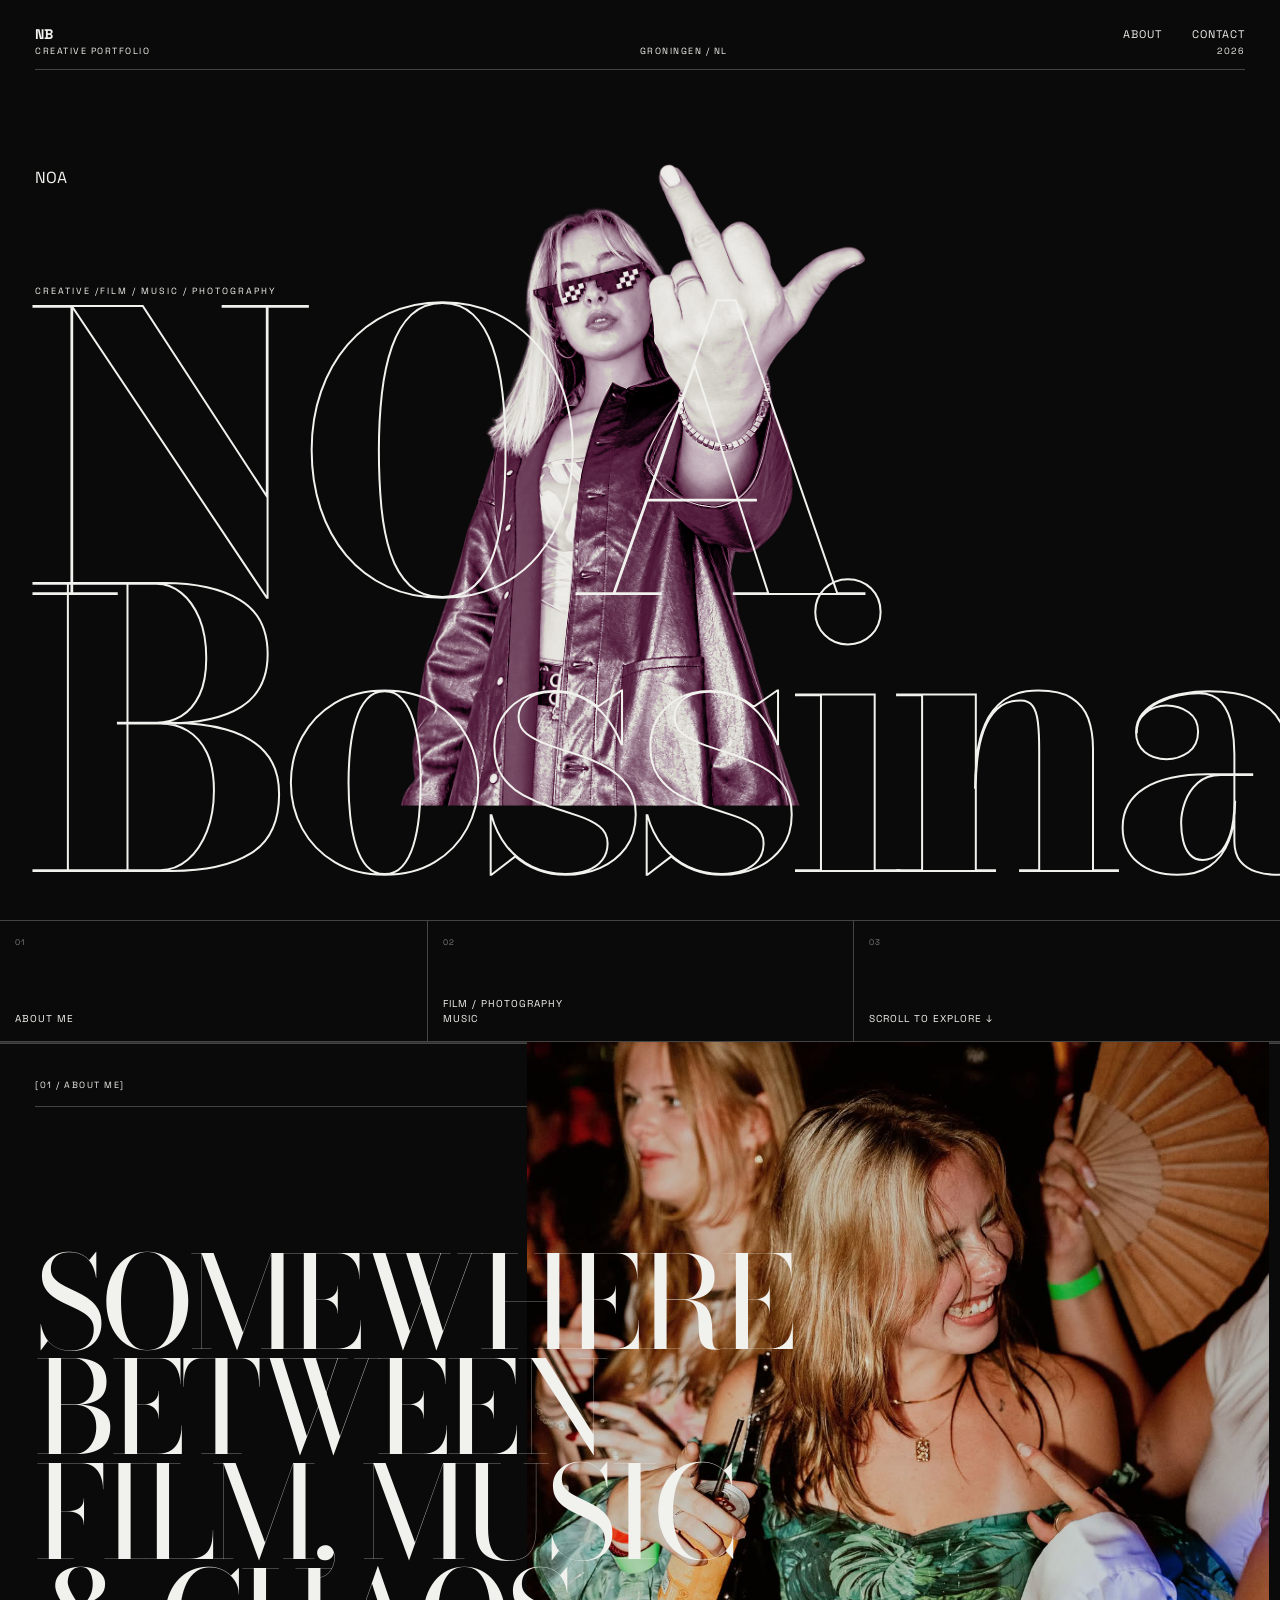
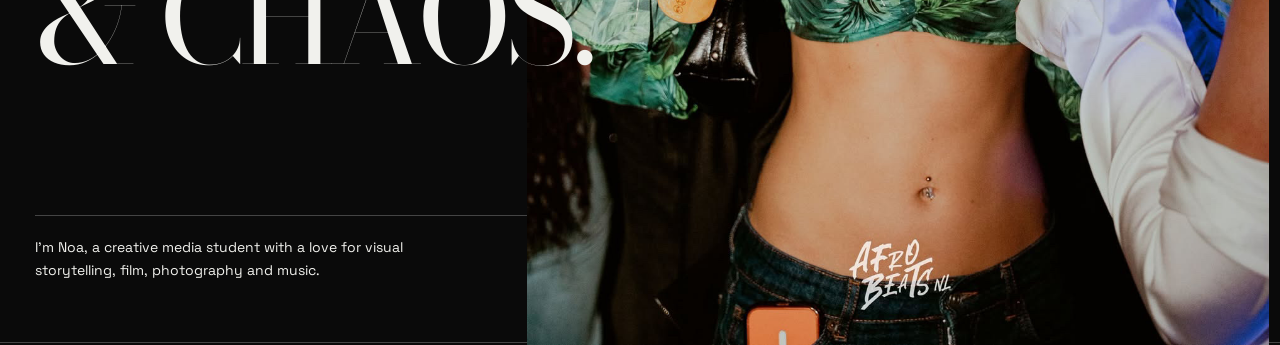
<file: index.html>
<!DOCTYPE html>
<!-- Geeft aan dat dit een HTML5-document is. -->
<html lang="en">
<!-- De taal van de website is Engels. -->

<head>
    <!-- In de head staat informatie voor de browser die niet direct op de pagina verschijnt. -->
    <meta charset="UTF-8">
    <!-- Zorgt dat bijzondere tekens goed worden weergegeven. -->
    <meta name="viewport" content="width=device-width, initial-scale=1.0">
    <!-- Zorgt voor een goede schaal op telefoons en andere schermformaten. -->
    <title>Noa - Creative Portfolio</title>
    <!-- Dit is de titel die je in het browsertabblad ziet. -->

    <!-- Bereidt de verbinding met Google Fonts voor, zodat lettertypen sneller kunnen laden. -->
    <link rel="preconnect" href="https://fonts.googleapis.com">
    <link rel="preconnect" href="https://fonts.gstatic.com" crossorigin>
    <!-- Laadt de lettertypen Bodoni Moda en Space Grotesk. -->
    <link
        href="https://fonts.googleapis.com/css2?family=Bodoni+Moda:opsz,wght@6..96,400;6..96,700&family=Space+Grotesk:wght@300;400;500;600;700&display=swap"
        rel="stylesheet">
    <!-- Koppelt het externe CSS-bestand voor de vormgeving aan deze HTML-pagina. -->
    <link rel="stylesheet" href="style.css">
</head>

<body>
    <!-- In de body staat alle inhoud die op de website te zien is. -->

    <!-- HEADER / HERO: het bovenste, eerste scherm van de homepage. -->
    <header class="hero">
        <!-- NAVIGATIE: het logo en de links naar andere onderdelen of pagina's. -->
        <nav class="navbar">
            <!-- Het logo is een link terug naar de homepage. -->
            <a href="index.html" class="logo">NB</a>

            <!-- Groep met navigatielinks. -->
            <div class="nav-links">
                <!-- #about verwijst naar het onderdeel met id="about" op deze pagina. -->
                <a href="#about">ABOUT</a>
                <!-- Opent de aparte contactpagina. -->
                <a href="contact.html">CONTACT</a>
            </div>
        </nav>

        <!-- HERO-INHOUD: alle teksten en afbeeldingen in het bovenste deel. -->
        <div class="hero-content">
            <!-- Kleine informatieteksten bovenaan de hero. -->
            <div class="hero-top-text">
                <p>CREATIVE PORTFOLIO</p>
                <p>GRONINGEN / NL</p>
                <p>2026</p>
            </div>
            <!-- Extra titeltekst die via de class hero-title in CSS kan worden vormgegeven. -->
            <div class="hero-title"> NOA </div>

            <!-- Klein label met mijn creatieve interessegebieden. -->
            <p class="hero-label">
                CREATIVE /FILM / MUSIC / PHOTOGRAPHY
            </p>

            <!-- PORTRET: drie lagen van dezelfde foto maken samen het glitch-effect. -->
            <div class="hero-portrait">
                <!-- Normale foto: de basislaag. -->
                <img src="noa-cutout.png" alt="Portrait of Noa" class="hero-image hero-image-main">
                <!-- Rode effectlaag: de kleur en beweging worden in CSS ingesteld. -->
                <img src="noa-cutout.png" alt="" class="hero-image hero-image-red">
                <!-- Cyaan/blauwe effectlaag: maakt het glitch-effect compleet. -->
                <img src="noa-cutout.png" alt="" class="hero-image hero-image-cyan">
            </div>

            <!-- H1: de belangrijkste kop van de homepage. -->
            <h1>NOA Bossina</h1>
        </div>

        <!-- ONDERSTE NAVIGATIEBLOKKEN: drie klikbare vakken onder de hero. -->
        <div class="hero-bottom">
            <!-- Vak 01: springt naar het About Me-gedeelte op dezelfde pagina. -->
            <a href="#about" class="bottom-column">
                <p class="bottom-number">01</p>
                <p>ABOUT ME</p>
            </a>

            <!-- Vak 02: gaat naar de aparte pagina met mijn interesses. -->
            <a href="interests.html" class="bottom-column">
                <p class="bottom-number">02</p>
                <p>
                    FILM / PHOTOGRAPHY<br>
                    MUSIC
                </p>
            </a>

            <!-- Vak 03: nodigt uit om verder naar beneden te scrollen. -->
            <a href="#about" class="bottom-column">
                <p class="bottom-number">03</p>
                <p>SCROLL TO EXPLORE ↓</p>
            </a>
        </div>
    </header>

    <!-- MAIN: de belangrijkste inhoud van de pagina, buiten de header. -->
    <main>
        <!-- ABOUT-SECTIE: persoonlijke introductie; id="about" is het doel van de #about-links. -->
        <section class="about" id="about">
            <!-- Bovenste rij met sectienummer, omschrijving en naam. -->
            <div class="about-header">
                <p>[01 / ABOUT ME]</p>
                <p>Personal introduction</p>
                <p>Noa Bossina</p>
            </div>

            <!-- Grote introductietitel met een foto eroverheen/erachter. -->
            <div class="about-title">
                <!-- H2: kop van de About-sectie. -->
                <h2>
                    SOMEWHERE BETWEEN<br>
                    FILM, MUSIC<br>
                    & CHAOS.
                </h2>
                <!-- Container waarmee de foto in CSS gepositioneerd wordt. -->
                <div class="about-photo-wrap">
                    <!-- Foto die bij de persoonlijke introductie hoort. -->
                    <img src="about-noa.JPG" alt="Portrait of Noa" class="about-photo">
                </div>
            </div>

            <!-- Twee tekstblokken met een korte introductie over mij. -->
            <div class="about-info">
                <!-- Eerste alinea: wie ik ben en wat ik leuk vind. -->
                <p class="about-intro">
                    I'm Noa, a creative media student with a love for
                    visual storytelling, film, photography and music.
                </p>

                <!-- Tweede alinea: mijn manier van creatief werken. -->
                <p class="about-extra">
                    I like experimenting with ideas that feel a little
                    unexpected, messy or different — whether that's
                    through a camera, a song or a design.
                </p>
            </div>
        </section>
    </main>
</body>

</html>
</file>
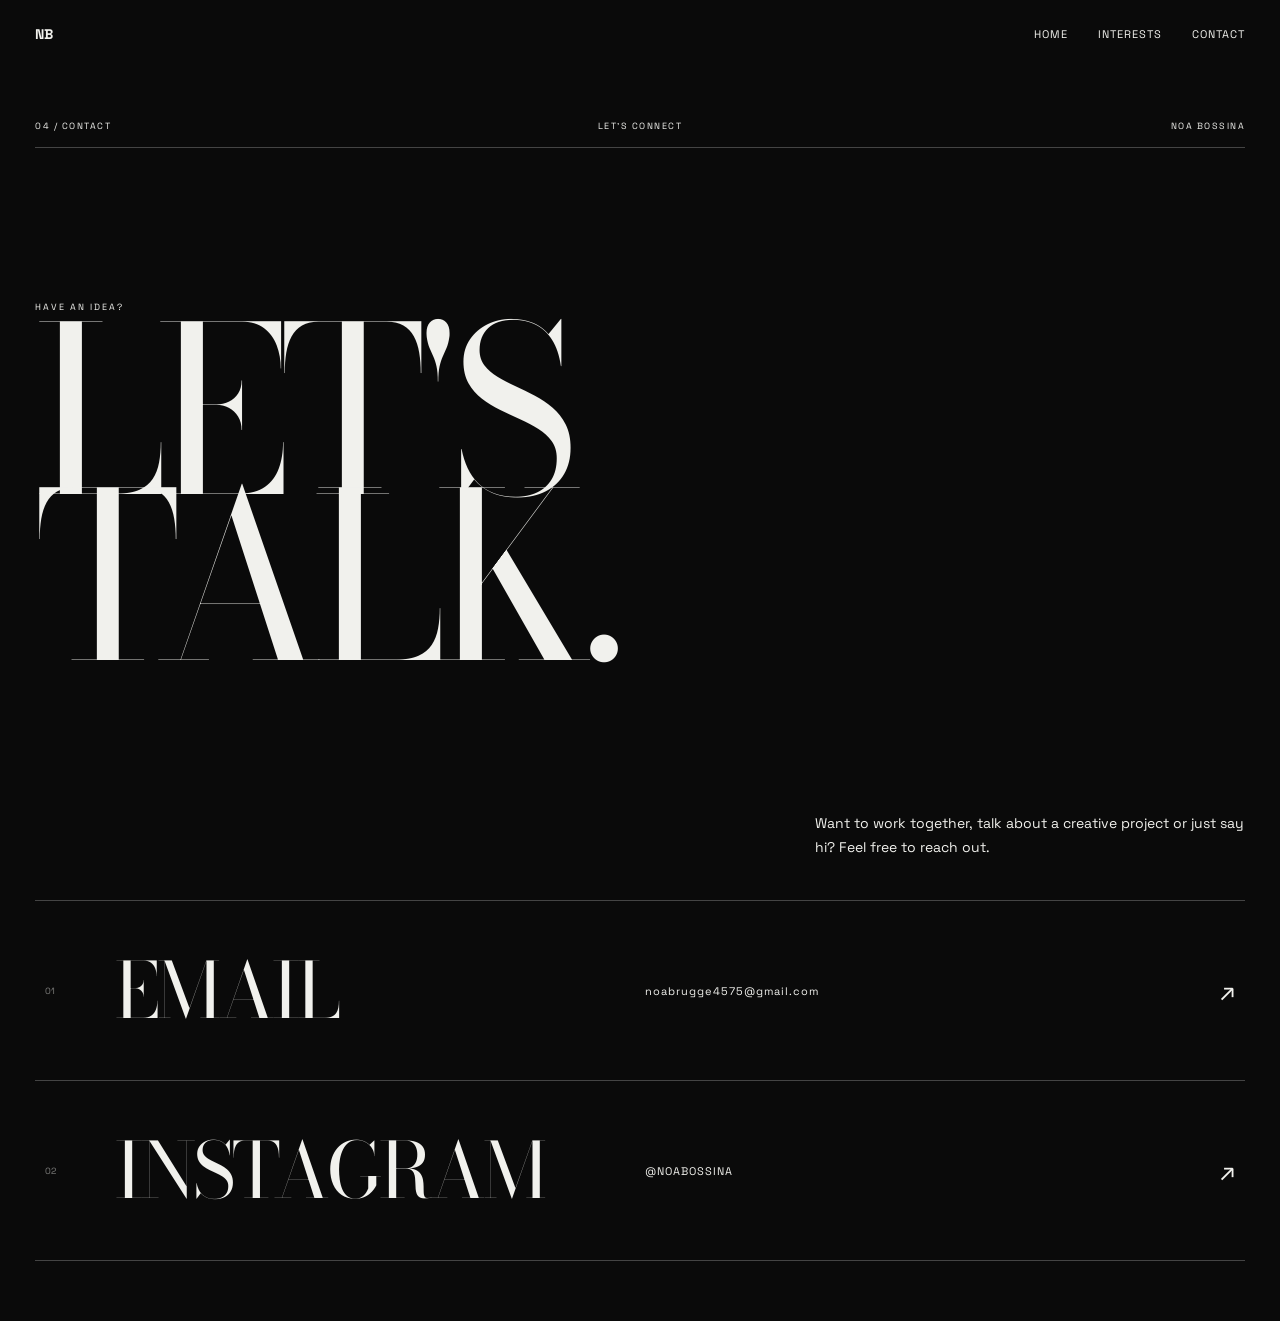
<file: contact.html>
<!DOCTYPE html>
<html lang="en">

<head>
    <meta charset="UTF-8">
    <meta name="viewport" content="width=device-width, initial-scale=1.0">

    <title>Noa — Contact</title>

    <link rel="preconnect" href="https://fonts.googleapis.com">
    <link rel="preconnect" href="https://fonts.gstatic.com" crossorigin>

    <link href="https://fonts.googleapis.com/css2?family=Bodoni+Moda:wght@400;700&family=Space+Grotesk:wght@300;400;500;600;700&display=swap" rel="stylesheet">

    <link rel="stylesheet" href="style.css">
</head>

<body>

    <nav class="navbar">

        <a href="index.html" class="logo">NB</a>

        <div class="nav-links">
            <a href="index.html">HOME</a>
            <a href="interests.html">INTERESTS</a>
            <a href="contact.html">CONTACT</a>
        </div>

    </nav>


    <main class="contact-page">

        <section class="contact-hero">

            <div class="contact-top">
                <p>04 / CONTACT</p>
                <p>LET'S CONNECT</p>
                <p>NOA BOSSINA</p>
            </div>


            <div class="contact-title">

                <p class="contact-small">
                    HAVE AN IDEA?
                </p>

                <h1>
                    LET'S<br>
                    TALK.
                </h1>

            </div>


            <div class="contact-intro">

                <p>
                    Want to work together, talk about a creative project
                    or just say hi? Feel free to reach out.
                </p>

            </div>

        </section>


        <section class="contact-links">

            <a href="mailto:noabrugge4575@gmail.com" class="contact-link">
                <span>01</span>
                <h2>EMAIL</h2>
                <p>noabrugge4575@gmail.com</p>
                <span class="contact-arrow">↗</span>
            </a>


            <a href="https://www.instagram.com/noabossina/"
               target="_blank"
               class="contact-link">

                <span>02</span>
                <h2>INSTAGRAM</h2>
                <p>@NOABOSSINA</p>
                <span class="contact-arrow">↗</span>

            </a>

        </section>

    </main>

</body>

</html>
</file>
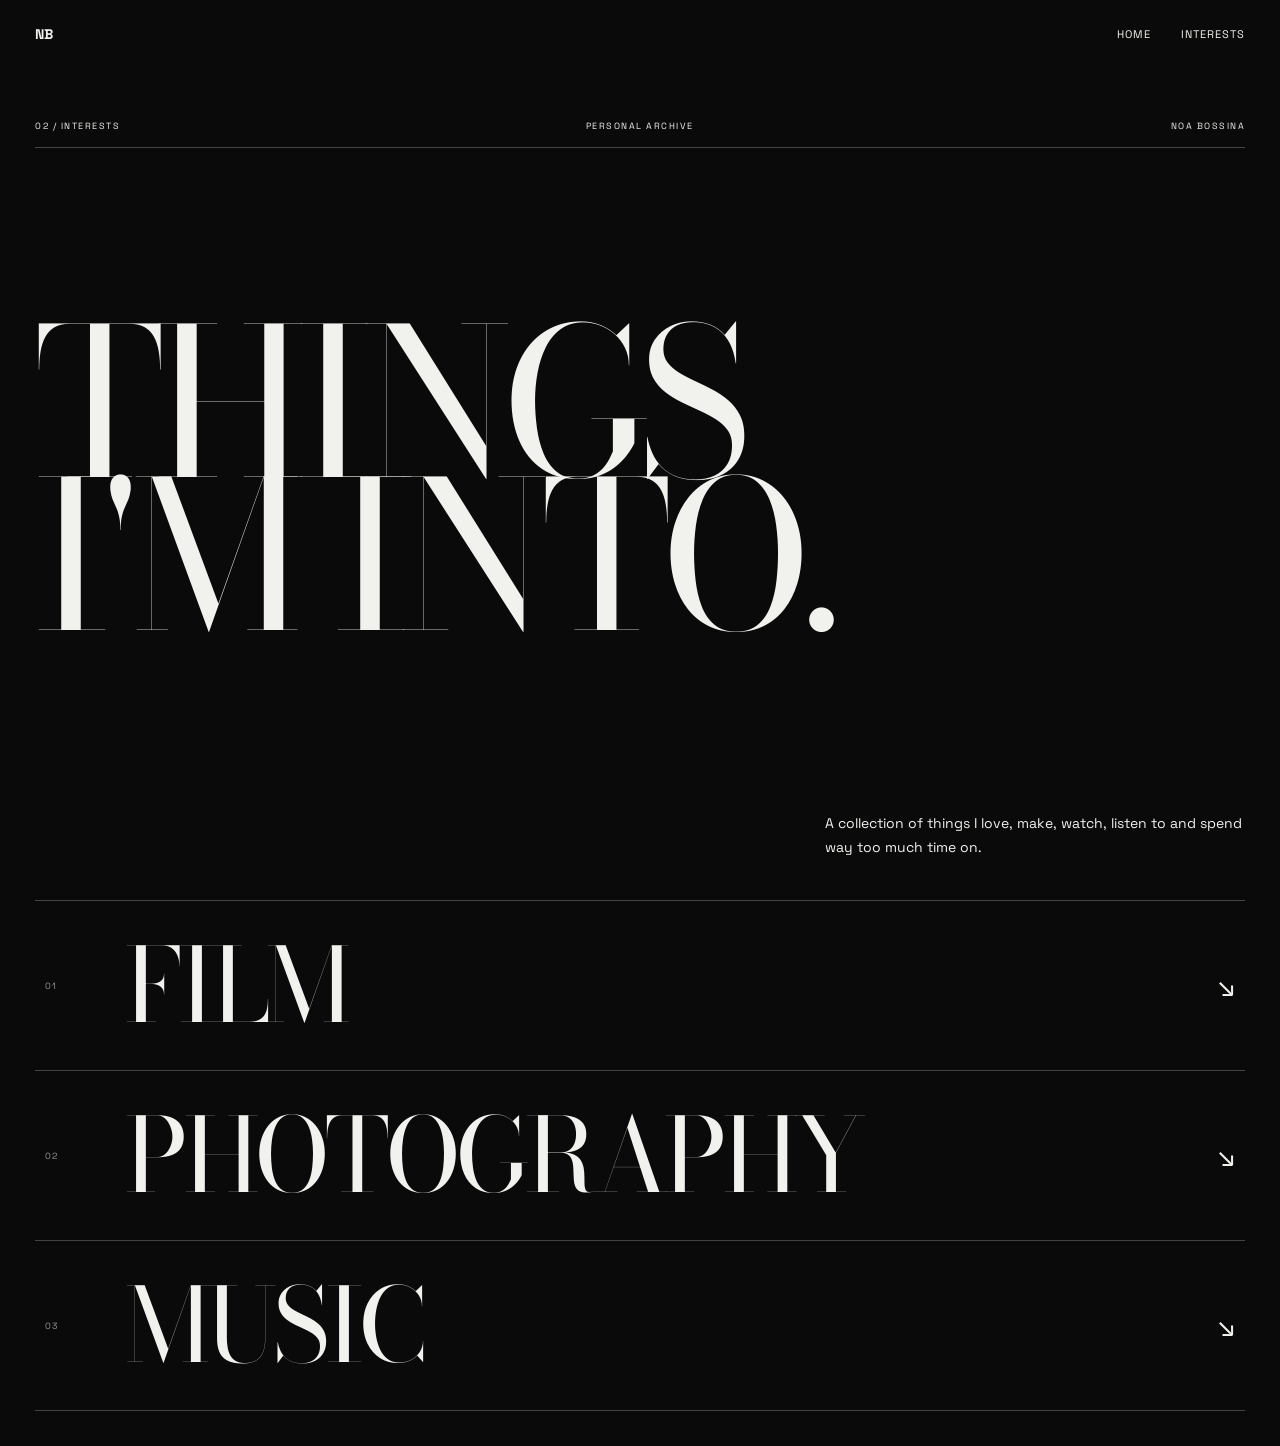
<file: interests.html>
<!DOCTYPE html>
<html lang="en">

<head>
    <meta charset="UTF-8">
    <meta name="viewport" content="width=device-width, initial-scale=1.0">

    <title>Noa — Interests</title>

    <link rel="preconnect" href="https://fonts.googleapis.com">
    <link rel="preconnect" href="https://fonts.gstatic.com" crossorigin>

    <link href="https://fonts.googleapis.com/css2?family=Bodoni+Moda:wght@400;700&family=Space+Grotesk:wght@300;400;500;600;700&display=swap" rel="stylesheet">

    <link rel="stylesheet" href="style.css">
</head>

<body>

    <nav class="navbar">

        <a href="index.html" class="logo">NB</a>

        <div class="nav-links">
            <a href="index.html">HOME</a>
            <a href="interests.html">INTERESTS</a>
        </div>

    </nav>


    <main class="interests-page">

        <section class="interests-hero">

            <div class="interests-top">
                <p>02 / INTERESTS</p>
                <p>PERSONAL ARCHIVE</p>
                <p>NOA BOSSINA</p>
            </div>

            <h1>
                THINGS<br>
                I'M INTO.
            </h1>

            <p class="interests-intro-text">
                A collection of things I love, make,
                watch, listen to and spend way too much time on.
            </p>

        </section>


        <section class="interest-list">

            <a href="film.html" class="interest-card">
                <span class="interest-number">01</span>
                <h2>FILM</h2>
                <span class="interest-arrow">↘</span>
            </a>


            <a href="photography.html" class="interest-card">
                <span class="interest-number">02</span>
                <h2>PHOTOGRAPHY</h2>
                <span class="interest-arrow">↘</span>
            </a>


            <a href="music.html" class="interest-card">
                <span class="interest-number">03</span>
                <h2>MUSIC</h2>
                <span class="interest-arrow">↘</span>
            </a>
    

        </section>

    </main>

</body>

</html>
</file>
<file: style.css>
/* Cleaned stylesheet — original design and effects preserved */

/* BASISINSTELLING: haalt standaardmarges en -padding weg; border-box maakt afmetingen makkelijker te berekenen. */
* {
    margin: 0;
    padding: 0;
    box-sizing: border-box;
}

/* PAGINA: smooth scroll zorgt dat ankerlinks, zoals #about, rustig naar de sectie bewegen. */
html {
    scroll-behavior: smooth;
}

/* ALGEMENE STIJL: bepaalt achtergrondkleur, standaardtekstkleur en lettertype voor de hele website. */
body {
    background-color: #0a0a0a;
    color: #f1f1ed;
    font-family: "Space Grotesk", sans-serif;
}

/* Stijlen voor navigatiebalk. Dit onderdeel: plaatst dit onderdeel precies ten opzichte van zijn positioneringscontext; maakt dit onderdeel een referentiepunt voor absoluut geplaatste elementen. */
.navbar {
    position: absolute;
    top: 0;
    left: 0;
    width: 100%;
    display: flex;
    justify-content: space-between;
    align-items: center;
    padding: 25px 35px;
    z-index: 10;
}

/* Stijlen voor logo. Dit onderdeel: stelt de tekstkleur in; bepaalt de tekstgrootte. */
.logo {
    color: #f1f1ed;
    text-decoration: none;
    font-size: 14px;
    font-weight: bold;
}

/* Stijlen voor navigatielinks. Dit onderdeel: zet de inhoud in een flexibele rij of kolom. */
.nav-links {
    display: flex;
    gap: 30px;
}

/* Stijlen voor navigatielinks. Dit onderdeel: stelt de tekstkleur in; bepaalt de tekstgrootte. */
.nav-links a {
    color: #f1f1ed;
    text-decoration: none;
    font-size: 11px;
    letter-spacing: 1px;
}

/* Stijlen voor grote openingssectie. Dit onderdeel: bepaalt de minimale hoogte; zet de inhoud in een flexibele rij of kolom. */
.hero {
    min-height: 100vh;
    display: flex;
    flex-direction: column;
    border-bottom: 1px solid #333;
}

/* Stijlen voor inhoud van de openingssectie. Dit onderdeel: zet de inhoud in een flexibele rij of kolom; bepaalt de minimale hoogte. */
.hero-content {
    display: flex;
    flex-direction: column;
    min-height: 100vh;
    justify-content: space-between;
    padding: 0 35px 30px;
}

/* Stijlen voor grote openingssectie. Dit onderdeel: kiest het lettertype; bepaalt de tekstgrootte. */
.hero h1 {
    font-family: "Bodoni Moda", serif;
    font-size: clamp(140px, 30vw, 500px);
    font-weight: 700;
    line-height: 0.72;
    letter-spacing: -18px;
    margin-left: -8px;
    color: transparent;
    -webkit-text-stroke: 2px #f1f1ed;
    transition: 0.4s ease;
}

/* Hover-effect voor grote openingssectie: verandert de vormgeving wanneer je er met de muis overheen gaat. */
.hero h1:hover {
    color: #f1f1ed;
    transform: skewX(-5deg);
    letter-spacing: -10px;
}

/* Stijlen voor onderste navigatievakken van de homepage. Dit onderdeel: bepaalt de tekstgrootte. */
.hero-bottom {
    justify-content: space-between;
    align-items: flex-end;
    font-size: 12px;
    line-height: 1.5;
}

/* Stijlen voor Over mij-sectie. Dit onderdeel: plaatst dit onderdeel precies ten opzichte van zijn positioneringscontext; maakt dit onderdeel een referentiepunt voor absoluut geplaatste elementen. */
.about {
    position: relative;
}

/* Stijlen voor section number. Dit onderdeel: bepaalt de tekstgrootte. */
.section-number {
    font-size: 10px;
    margin-bottom: 100px;
}

/* Stijlen voor Over mij-sectie. Dit onderdeel: bepaalt de tekstgrootte; past de afstand tussen letters aan. */
.about h2 {
    font-size: clamp(45px, 8vw, 120px);
    max-width: 1200px;
    line-height: 0.9;
    letter-spacing: -4px;
}

/* Stijlen voor about text. Dit onderdeel: bepaalt de tekstgrootte. */
.about-text {
    max-width: 400px;
    margin-top: 80px;
    margin-left: auto;
    font-size: 14px;
    line-height: 1.6;
}

/* Stijlen voor kleine tekst bovenaan de homepage. Dit onderdeel: zet de inhoud in een flexibele rij of kolom; bepaalt de tekstgrootte. */
.hero-top-text {
    display: flex;
    justify-content: space-between;
    margin-top: 25px;
    padding-top: 20px;
    padding-bottom: 12px;
    border-bottom: 1px solid #444;
    font-size: 9px;
    letter-spacing: 1.5px;
}

/* Stijlen voor titelgebied van de homepage. */
.hero-title {
    margin-top: auto;
    margin-bottom: auto;
}

/* Stijlen voor klein label bij de hoofdtitel. Dit onderdeel: bepaalt de tekstgrootte; past de afstand tussen letters aan. */
.hero-label {
    font-size: 9px;
    letter-spacing: 2px;
    margin-bottom: 20px;
}

/* Stijlen voor onderste navigatievakken van de homepage. */
.hero-bottom {
    margin-top: 20px;
}

/* Stijlen voor klikbaar vak onderaan de hero. Dit onderdeel: bepaalt de minimale hoogte; bepaalt de tekstgrootte. */
.bottom-column {
    min-height: 110px;
    padding: 15px;
    font-size: 10px;
    line-height: 1.5;
    letter-spacing: 1px;
    display: flex;
    flex-direction: column;
    justify-content: space-between;
}

/* Richt zich op klikbaar vak onderaan de hero dat direct volgt op een vergelijkbaar element; handig voor scheidingslijnen. */
.bottom-column+.bottom-column {
    border-left: 1px solid #444;
}

/* Stijlen voor volgnummer van het vak. Dit onderdeel: bepaalt de tekstgrootte; regelt transparantie. */
.bottom-number {
    font-size: 8px;
    opacity: 0.5;
}

/* Stijlen voor bottom right. */
.bottom-right {
    text-align: right;
}

/* Stijlen voor hero description. */
.hero-description {
    text-align: center;
}

/* Stijlen voor scroll link. Dit onderdeel: stelt de tekstkleur in; bepaalt de tekstgrootte. */
.scroll-link {
    color: #f1f1ed;
    text-decoration: none;
    text-align: right;
    font-size: 9px;
    letter-spacing: 1px;
}

.hero-label,
.hero-code,
.hero-top-text,
/* Stijlen voor onderste navigatievakken van de homepage. Dit onderdeel: regelt transparantie; start een animatie. */
.hero-bottom {
    opacity: 0;
    animation: fadeIn 1s ease forwards;
}

/* Stijlen voor titelgebied van de homepage. Dit onderdeel: regelt transparantie; start een animatie. */
.hero-title {
    opacity: 0;
    animation: titleIn 1.2s ease 0.2s forwards;
}

/* Stijlen voor onderste navigatievakken van de homepage. */
.hero-bottom {
    animation-delay: 0.7s;
}

/* Stijlen voor kleine tekst bovenaan de homepage. */
.hero-top-text {
    animation-delay: 0.1s;
}

/* Stijlen voor klein label bij de hoofdtitel. */
.hero-label {
    animation-delay: 0.4s;
}

/* Stijlen voor extra code/label in de hero. */
.hero-code {
    animation-delay: 0.6s;
}

/* ANIMATIE fadeIn: Laat tekst geleidelijk verschijnen en iets omhoog bewegen. */
@keyframes fadeIn {
    from {
        opacity: 0;
        transform: translateY(15px);
    }

    to {
        opacity: 1;
        transform: translateY(0);
    }
}

/* ANIMATIE titleIn: Laat de hoofdtitel binnenkomen met een beweging en veranderende letterafstand. */
@keyframes titleIn {
    from {
        opacity: 0;
        transform: translateY(60px);
        letter-spacing: 10px;
    }

    to {
        opacity: 1;
        transform: translateY(0);
    }
}

/* Stijlen voor titelgebied van de homepage. Dit onderdeel: plaatst dit onderdeel precies ten opzichte van zijn positioneringscontext; maakt dit onderdeel een referentiepunt voor absoluut geplaatste elementen. */
.hero-title {
    position: relative;
    z-index: 1;
}

/* Stijlen voor portretlagen in de hero. Dit onderdeel: bepaalt welk element voor of achter andere elementen staat. */
.hero-portrait {
    width: 100%;
    height: 100%;
    z-index: 1;
    pointer-events: none;
}

/* Stijlen voor portretafbeelding. Dit onderdeel: plaatst dit onderdeel precies ten opzichte van zijn positioneringscontext; maakt dit onderdeel een referentiepunt voor absoluut geplaatste elementen. */
.hero-image {
    position: absolute;
    left: 50%;
    top: 50%;
    transform: translate(-50%, -50%);
    height: 75vh;
    width: auto;
}

/* Stijlen voor originele portretlaag. Dit onderdeel: regelt transparantie. */
.hero-image-main {
    opacity: 0.9;
}

/* Stijlen voor rode glitch-laag. Dit onderdeel: regelt transparantie; start een animatie. */
.hero-image-red {
    opacity: 0.25;
    filter: sepia(1) saturate(10000%) hue-rotate(-40deg);
    mix-blend-mode: screen;
    animation: glitchRed 1.2s infinite steps(2, end);
}

/* Stijlen voor blauwe glitch-laag. Dit onderdeel: regelt transparantie; start een animatie. */
.hero-image-cyan {
    opacity: 0.25;
    filter: hue-rotate(180deg) saturate(8);
    mix-blend-mode: screen;
    animation: glitchCyan 1.2s infinite steps(2, end);
}

.hero h1,
.hero-label,
/* Stijlen voor extra code/label in de hero. Dit onderdeel: plaatst dit onderdeel precies ten opzichte van zijn positioneringscontext; maakt dit onderdeel een referentiepunt voor absoluut geplaatste elementen. */
.hero-code {
    position: relative;
    z-index: 2;
}

/* ANIMATIE glitchRed: Verplaatst en knipt de rode afbeeldingslaag voor het glitch-effect. */
@keyframes glitchRed {
    0% {
        transform: translate(-50%, -50%);
        clip-path: inset(0 0 0 0);
    }

    20% {
        transform: translate(calc(-50% - 6px), calc(-50% + 2px));
        clip-path: inset(8% 0 72% 0);
    }

    40% {
        transform: translate(calc(-50% + 4px), calc(-50% - 2px));
        clip-path: inset(40% 0 35% 0);
    }

    60% {
        transform: translate(calc(-50% - 3px), calc(-50% + 4px));
        clip-path: inset(70% 0 10% 0);
    }

    80% {
        transform: translate(calc(-50% + 5px), calc(-50% - 1px));
        clip-path: inset(18% 0 58% 0);
    }

    100% {
        transform: translate(-50%, -50%);
        clip-path: inset(0 0 0 0);
    }
}

/* ANIMATIE glitchCyan: Verplaatst en knipt de cyaanblauwe afbeeldingslaag voor het glitch-effect. */
@keyframes glitchCyan {
    0% {
        transform: translate(-50%, -50%);
        clip-path: inset(0 0 0 0);
    }

    20% {
        transform: translate(calc(-50% + 6px), calc(-50% - 2px));
        clip-path: inset(12% 0 65% 0);
    }

    40% {
        transform: translate(calc(-50% - 4px), calc(-50% + 3px));
        clip-path: inset(48% 0 28% 0);
    }

    60% {
        transform: translate(calc(-50% + 3px), calc(-50% - 4px));
        clip-path: inset(75% 0 8% 0);
    }

    80% {
        transform: translate(calc(-50% - 5px), calc(-50% + 1px));
        clip-path: inset(22% 0 52% 0);
    }

    100% {
        transform: translate(-50%, -50%);
        clip-path: inset(0 0 0 0);
    }
}

/* Stijlen voor Over mij-sectie. Dit onderdeel: bepaalt de minimale hoogte; zet de inhoud in een flexibele rij of kolom. */
.about {
    min-height: 100vh;
    padding: 35px;
    border-top: 1px solid #444;
    border-bottom: 1px solid #444;
    display: flex;
    flex-direction: column;
    justify-content: space-between;
}

/* Stijlen voor bovenste informatiebalk van Over mij. Dit onderdeel: maakt een raster voor een nette indeling; verdeelt het raster in kolommen. */
.about-header {
    display: grid;
    grid-template-columns: 1fr 1fr 1fr;
    padding-bottom: 15px;
    border-bottom: 1px solid #444;
    font-size: 9px;
    letter-spacing: 1.5px;
}

/* Richt zich alleen op het tweede element binnen bovenste informatiebalk van Over mij, bijvoorbeeld om tekst te centreren. */
.about-header p:nth-child(2) {
    text-align: center;
}

/* Richt zich alleen op het derde element binnen bovenste informatiebalk van Over mij, bijvoorbeeld om tekst rechts uit te lijnen. */
.about-header p:nth-child(3) {
    text-align: right;
}

/* Stijlen voor grote titel van Over mij. */
.about-title {
    margin-top: 100px;
    margin-bottom: 100px;
}

/* Stijlen voor grote titel van Over mij. Dit onderdeel: kiest het lettertype; bepaalt de tekstgrootte. */
.about-title h2 {
    font-family: "Bodoni Moda", serif;
    font-size: clamp(60px, 10vw, 160px);
    font-weight: 400;
    line-height: 0.82;
    letter-spacing: -5px;
    max-width: 1100px;
}

/* Stijlen voor tekstkolommen van Over mij. Dit onderdeel: maakt een raster voor een nette indeling; verdeelt het raster in kolommen. */
.about-info {
    display: grid;
    grid-template-columns: 1fr 1fr;
    gap: 80px;
    padding-top: 20px;
    border-top: 1px solid #444;
}

.about-intro,
/* Stijlen voor extra introductietekst. Dit onderdeel: bepaalt de tekstgrootte. */
.about-extra {
    max-width: 420px;
    font-size: 14px;
    line-height: 1.7;
}

/* Stijlen voor extra introductietekst. */
.about-extra {
    margin-left: auto;
}

/* Stijlen voor klikbaar vak onderaan de hero. Dit onderdeel: maakt een verandering vloeiend. */
.bottom-column {
    cursor: pointer;
    transition: background-color 0.3s ease,
        color 0.3s ease,
        padding 0.3s ease;
}

/* Hover-effect voor klikbaar vak onderaan de hero: verandert de vormgeving wanneer je er met de muis overheen gaat. */
.bottom-column:hover {
    background-color: #f1f1ed;
    color: #0a0a0a;
    padding-left: 25px;
}

/* Stijlen voor onderste navigatievakken van de homepage. Dit onderdeel: maakt een raster voor een nette indeling; verdeelt het raster in kolommen. */
.hero-bottom {
    display: grid;
    grid-template-columns: 1fr 1fr 1fr;
    border-top: 1px solid #444;
    border-bottom: 1px solid #444;
    position: relative;
    z-index: 5;
    background-color: #0a0a0a;
}

/* Stijlen voor klikbaar vak onderaan de hero. Dit onderdeel: bepaalt de minimale hoogte; stelt de tekstkleur in. */
a.bottom-column {
    min-height: 120px;
    padding: 15px;
    color: #f1f1ed;
    text-decoration: none;
    font-size: 10px;
    line-height: 1.5;
    letter-spacing: 1px;
    display: flex;
    flex-direction: column;
    justify-content: space-between;
    transition: 0.3s ease;
}

/* Richt zich op klikbaar vak onderaan de hero dat direct volgt op een vergelijkbaar element; handig voor scheidingslijnen. */
a.bottom-column+a.bottom-column {
    border-left: 1px solid #444;
}

/* Hover-effect voor klikbaar vak onderaan de hero: verandert de vormgeving wanneer je er met de muis overheen gaat. */
a.bottom-column:hover {
    background-color: #f1f1ed;
    color: #0a0a0a;
    padding-left: 25px;
}

/* Stijlen voor portretlagen in de hero. Dit onderdeel: plaatst dit onderdeel precies ten opzichte van zijn positioneringscontext; maakt dit onderdeel een referentiepunt voor absoluut geplaatste elementen. */
.hero-portrait {
    position: absolute;
    left: 50%;
    top: 52%;
    transform: translate(-50%, -50%);
}

/* Stijlen voor interests header. Dit onderdeel: bepaalt de minimale hoogte. */
.interests-header {
    min-height: 100vh;
    padding: 120px 35px 35px;
}

/* Stijlen voor interests intro. Dit onderdeel: bepaalt de minimale hoogte; zet de inhoud in een flexibele rij of kolom. */
.interests-intro {
    min-height: calc(100vh -155px);
    display: flex;
    flex-direction: column;
    justify-content: center;
}

/* Stijlen voor page number. Dit onderdeel: bepaalt de tekstgrootte; past de afstand tussen letters aan. */
.page-number {
    font-size: 10px;
    letter-spacing: 2px;
    margin-bottom: 30px;
}

/* Stijlen voor interests intro. Dit onderdeel: kiest het lettertype; bepaalt de tekstgrootte. */
.interests-intro h1 {
    font-family: "Bodoni Moda", serif;
    font-size: clamp(80px, 15vw, 220px);
    font-weight: 400;
    line-height: 0.78;
    letter-spacing: -8px;
}

/* Stijlen voor interests description. Dit onderdeel: bepaalt de tekstgrootte. */
.interests-description {
    max-width: 400px;
    margin-top: 50px;
    margin-left: auto;
    font-size: 14px;
    line-height: 1.7;
}

/* Stijlen voor pagina met interesses. */
.interests-page {
    padding: 0 35px 35px;
}

/* Stijlen voor openingsgedeelte van interesses. Dit onderdeel: bepaalt de minimale hoogte; zet de inhoud in een flexibele rij of kolom. */
.interests-hero {
    min-height: 100vh;
    padding-top: 120px;
    display: flex;
    flex-direction: column;
    justify-content: space-between;
}

/* Stijlen voor interests top. Dit onderdeel: maakt een raster voor een nette indeling; verdeelt het raster in kolommen. */
.interests-top {
    display: grid;
    grid-template-columns: 1fr 1fr 1fr;
    padding-bottom: 15px;
    border-bottom: 1px solid #444;
    font-size: 9px;
    letter-spacing: 1.5px;
}

/* Richt zich alleen op het tweede element binnen interests top, bijvoorbeeld om tekst te centreren. */
.interests-top p:nth-child(2) {
    text-align: center;
}

/* Richt zich alleen op het derde element binnen interests top, bijvoorbeeld om tekst rechts uit te lijnen. */
.interests-top p:nth-child(3) {
    text-align: right;
}

/* Stijlen voor openingsgedeelte van interesses. Dit onderdeel: kiest het lettertype; bepaalt de tekstgrootte. */
.interests-hero h1 {
    font-family: "Bodoni Moda", serif;
    font-size: clamp(90px, 16vw, 250px);
    font-weight: 400;
    line-height: 0.75;
    letter-spacing: -9px;
}

/* Stijlen voor interests intro text. Dit onderdeel: bepaalt de tekstgrootte. */
.interests-intro-text {
    max-width: 420px;
    margin-left: auto;
    margin-bottom: 40px;
    font-size: 14px;
    line-height: 1.7;
}

/* Stijlen voor lijst met interessekaarten. */
.interest-list {
    border-top: 1px solid #444;
}

/* Stijlen voor klikbare interessekaart. Dit onderdeel: bepaalt de minimale hoogte; maakt een raster voor een nette indeling. */
.interest-card {
    min-height: 170px;
    padding: 20px 10px;
    border-bottom: 1px solid #444;
    display: grid;
    grid-template-columns: 80px 1fr 80px;
    align-items: center;
    color: #f1f1ed;
    text-decoration: none;
    position: relative;
    overflow: hidden;
    transition: 0.35s ease;
}

/* Stijlen voor nummer naast interesse. Dit onderdeel: bepaalt de tekstgrootte; past de afstand tussen letters aan. */
.interest-number {
    font-size: 9px;
    letter-spacing: 1px;
    opacity: 0.6;
}

/* Stijlen voor klikbare interessekaart. Dit onderdeel: kiest het lettertype; bepaalt de tekstgrootte. */
.interest-card h2 {
    font-family: "Bodoni Moda", serif;
    font-size: clamp(50px, 8vw, 130px);
    font-weight: 400;
    line-height: 0.9;
    letter-spacing: -4px;
    transition: 0.35s ease;
}

/* Stijlen voor pijl van een interessekaart. Dit onderdeel: bepaalt de tekstgrootte; maakt een verandering vloeiend. */
.interest-arrow {
    text-align: right;
    font-size: 28px;
    transition: 0.35s ease;
}

/* Hover-effect voor klikbare interessekaart: verandert de vormgeving wanneer je er met de muis overheen gaat. */
.interest-card:hover {
    background-color: #f1f1ed;
    color: #0a0a0a;
}

/* Hover-effect voor klikbare interessekaart: verandert de vormgeving wanneer je er met de muis overheen gaat. */
.interest-card:hover h2 {
    transform: translateX(25px);
}

/* Hover-effect voor klikbare interessekaart: verandert de vormgeving wanneer je er met de muis overheen gaat. */
.interest-card:hover .interest-arrow {
    transform: translate(8px, 8px);
}

/* Stijlen voor filmpagina. */
.film-page {
    padding: 0 35px 60px;
}

/* Stijlen voor openingsgedeelte van de filmpagina. Dit onderdeel: bepaalt de minimale hoogte; zet de inhoud in een flexibele rij of kolom. */
.film-hero {
    min-height: 100vh;
    padding-top: 120px;
    display: flex;
    flex-direction: column;
    justify-content: space-between;
}

/* Stijlen voor film top. Dit onderdeel: maakt een raster voor een nette indeling; verdeelt het raster in kolommen. */
.film-top {
    display: grid;
    grid-template-columns: 1fr 1fr 1fr;
    padding-bottom: 15px;
    border-bottom: 1px solid #444;
    font-size: 9px;
    letter-spacing: 1.5px;
}

/* Richt zich alleen op het tweede element binnen film top, bijvoorbeeld om tekst te centreren. */
.film-top p:nth-child(2) {
    text-align: center;
}

/* Richt zich alleen op het derde element binnen film top, bijvoorbeeld om tekst rechts uit te lijnen. */
.film-top p:nth-child(3) {
    text-align: right;
}

/* Stijlen voor openingsgedeelte van de filmpagina. Dit onderdeel: kiest het lettertype; bepaalt de tekstgrootte. */
.film-hero h1 {
    font-family: "Bodoni Moda", serif;
    font-size: clamp(130px, 25vw, 400px);
    font-weight: 400;
    line-height: 0.75;
    letter-spacing: -12px;
}

/* Stijlen voor film intro. Dit onderdeel: bepaalt de tekstgrootte. */
.film-intro {
    max-width: 500px;
    margin-left: auto;
    margin-bottom: 50px;
    font-size: 14px;
    line-height: 1.7;
}

/* Stijlen voor sectie met filmgenres. */
.film-genres {
    padding: 100px 0;
}

/* Stijlen voor section label. Dit onderdeel: bepaalt de tekstgrootte; past de afstand tussen letters aan. */
.section-label {
    font-size: 9px;
    letter-spacing: 2px;
    margin-bottom: 30px;
}

/* Stijlen voor rij met een filmgenre. Dit onderdeel: maakt een raster voor een nette indeling; verdeelt het raster in kolommen. */
.genre-row {
    display: grid;
    grid-template-columns: 80px 1fr 300px;
    align-items: center;
    padding: 30px 0;
    border-top: 1px solid #444;
}

/* Past alleen het laatste element in rij met een filmgenre aan. */
.genre-row:last-child {
    border-bottom: 1px solid #444;
}

/* Stijlen voor rij met een filmgenre. Dit onderdeel: bepaalt de tekstgrootte; regelt transparantie. */
.genre-row span {
    font-size: 9px;
    opacity: 0.5;
}

/* Stijlen voor rij met een filmgenre. Dit onderdeel: kiest het lettertype; bepaalt de tekstgrootte. */
.genre-row h2 {
    font-family: "Bodoni Moda", serif;
    font-size: clamp(50px, 7vw, 110px);
    font-weight: 400;
}

/* Stijlen voor rij met een filmgenre. Dit onderdeel: bepaalt de tekstgrootte. */
.genre-row p {
    font-size: 12px;
    line-height: 1.6;
}

/* Stijlen voor gedeelte met korte films. */
.short-films {
    padding: 100px 0;
}

/* Stijlen voor section heading. */
.section-heading {
    border-bottom: 1px solid #444;
    margin-bottom: 40px;
}

/* Stijlen voor section heading. Dit onderdeel: bepaalt de tekstgrootte; past de afstand tussen letters aan. */
.section-heading p {
    font-size: 9px;
    letter-spacing: 2px;
}

/* Stijlen voor section heading. Dit onderdeel: kiest het lettertype; bepaalt de tekstgrootte. */
.section-heading h2 {
    font-family: "Bodoni Moda", serif;
    font-size: clamp(70px, 11vw, 170px);
    font-weight: 400;
    letter-spacing: -6px;
}

/* Stijlen voor een filmproject. */
.film-project {
    margin-bottom: 100px;
}

/* Stijlen voor een filmproject. Dit onderdeel: bepaalt hoe afbeeldingen of video in hun kader passen; stelt de achtergrondkleur in. */
.film-project video {
    width: 100%;
    max-height: 750px;
    object-fit: cover;
    background-color: #111;
}

/* Stijlen voor informatie onder een film. Dit onderdeel: maakt een raster voor een nette indeling; verdeelt het raster in kolommen. */
.film-project-info {
    display: grid;
    grid-template-columns: 200px 1fr 1fr;
    gap: 30px;
    padding-top: 15px;
}

/* Stijlen voor informatie onder een film. Dit onderdeel: bepaalt de tekstgrootte. */
.film-project-info p {
    font-size: 11px;
    line-height: 1.6;
}

/* Stijlen voor informatie onder een film. Dit onderdeel: bepaalt de tekstgrootte. */
.film-project-info h3 {
    font-size: 24px;
}

/* Stijlen voor Letterboxd-gedeelte. Dit onderdeel: bepaalt de minimale hoogte; zet de inhoud in een flexibele rij of kolom. */
.letterboxd-section {
    min-height: 80vh;
    padding: 80px 0;
    display: flex;
    flex-direction: column;
    justify-content: space-between;
    border-top: 1px solid #444;
    border-bottom: 1px solid #444;
}

/* Stijlen voor Letterboxd-gedeelte. Dit onderdeel: bepaalt de tekstgrootte; past de afstand tussen letters aan. */
.letterboxd-section>p {
    font-size: 9px;
    letter-spacing: 2px;
}

/* Stijlen voor Letterboxd-gedeelte. Dit onderdeel: kiest het lettertype; bepaalt de tekstgrootte. */
.letterboxd-section h2 {
    font-family: "Bodoni Moda", serif;
    font-size: clamp(70px, 12vw, 190px);
    font-weight: 400;
    line-height: 0.82;
    letter-spacing: -7px;
}

/* Stijlen voor knop naar Letterboxd. Dit onderdeel: voegt een rand toe; stelt de tekstkleur in. */
.letterboxd-button {
    width: fit-content;
    padding: 15px 25px;
    border: 1px solid #f1f1ed;
    color: #f1f1ed;
    text-decoration: none;
    font-size: 11px;
    letter-spacing: 1.5px;
    transition: 0.3s ease;
}

/* Hover-effect voor knop naar Letterboxd: verandert de vormgeving wanneer je er met de muis overheen gaat. */
.letterboxd-button:hover {
    background-color: #f1f1ed;
    color: #0a0a0a;
}

/* Stijlen voor een favoriete film. Dit onderdeel: bepaalt de tekstgrootte; past de afstand tussen letters aan. */
.favorite-film p {
    margin-top: 10px;
    font-size: 9px;
    letter-spacing: 1px;
}

/* Stijlen voor favoriete films. */
.favorite-films {
    padding: 120px 0;
}

/* Stijlen voor raster met filmposters. Dit onderdeel: maakt een raster voor een nette indeling; verdeelt het raster in kolommen. */
.favorite-film-grid {
    display: grid;
    grid-template-columns: repeat(5, 1fr);
    gap: 15px;
}

/* Vormgeving voor afbeeldingen in een favoriete film; regelt onder meer formaat en weergave. */
.favorite-film img {
    width: 100%;
    aspect-ratio: 2 / 3;
    object-fit: cover;
    display: block;
    transition: 0.4s ease;
}

/* Hover-effect voor een favoriete film: verandert de vormgeving wanneer je er met de muis overheen gaat. */
.favorite-film:hover img {
    transform: translateY(-8px);
}

/* Stijlen voor favorite number. Dit onderdeel: bepaalt de tekstgrootte; past de afstand tussen letters aan. */
.favorite-number {
    margin-top: 12px;
    font-size: 8px;
    letter-spacing: 1px;
    opacity: 0.5;
}

/* Stijlen voor een favoriete film. Dit onderdeel: kiest het lettertype; bepaalt de tekstgrootte. */
.favorite-film h3 {
    margin-top: 5px;
    font-family: "Space Grotesk", sans-serif;
    font-size: 11px;
    font-weight: 400;
    letter-spacing: 1px;
}

/* Stijlen voor fotografiepagina. */
.photo-page {
    padding: 0 35px 60px;
}

/* Stijlen voor openingsgedeelte fotografie. Dit onderdeel: bepaalt de minimale hoogte; zet de inhoud in een flexibele rij of kolom. */
.photo-hero {
    min-height: 70vh;
    padding-top: 120px;
    display: flex;
    flex-direction: column;
    justify-content: space-between;
}

/* Stijlen voor photo top. Dit onderdeel: maakt een raster voor een nette indeling; verdeelt het raster in kolommen. */
.photo-top {
    display: grid;
    grid-template-columns: 1fr 1fr 1fr;
    padding-bottom: 15px;
    border-bottom: 1px solid #444;
    font-size: 9px;
    letter-spacing: 1.5px;
}

/* Richt zich alleen op het tweede element binnen photo top, bijvoorbeeld om tekst te centreren. */
.photo-top p:nth-child(2) {
    text-align: center;
}

/* Richt zich alleen op het derde element binnen photo top, bijvoorbeeld om tekst rechts uit te lijnen. */
.photo-top p:nth-child(3) {
    text-align: right;
}

/* Stijlen voor openingsgedeelte fotografie. Dit onderdeel: kiest het lettertype; bepaalt de tekstgrootte. */
.photo-hero h1 {
    font-family: "Bodoni Moda", serif;
    font-size: clamp(80px, 14vw, 220px);
    font-weight: 400;
    line-height: 0.8;
    letter-spacing: -8px;
}

/* Stijlen voor photo intro. Dit onderdeel: bepaalt de tekstgrootte. */
.photo-intro {
    max-width: 400px;
    margin-left: auto;
    margin-bottom: 40px;
    font-size: 14px;
    line-height: 1.6;
}

/* Stijlen voor fotogalerij. */
.photo-grid {
    columns: 3;
    column-gap: 15px;
}

/* Vormgeving voor afbeeldingen in fotogalerij; regelt onder meer formaat en weergave. */
.photo-grid img {
    width: 100%;
    display: block;
    margin-bottom: 15px;
    break-inside: avoid;
    transition: 0.4s ease;
}

/* Hover-effect voor fotogalerij: verandert de vormgeving wanneer je er met de muis overheen gaat. */
.photo-grid img:hover {
    transform: scale(0.98);
}

/* Stijlen voor muziekpagina. */
.music-page {
    padding: 0 35px 60px;
}

/* Stijlen voor openingsgedeelte muziek. Dit onderdeel: bepaalt de minimale hoogte; zet de inhoud in een flexibele rij of kolom. */
.music-hero {
    min-height: 100vh;
    padding-top: 120px;
    display: flex;
    flex-direction: column;
    justify-content: space-between;
}

/* Stijlen voor music top. Dit onderdeel: maakt een raster voor een nette indeling; verdeelt het raster in kolommen. */
.music-top {
    display: grid;
    grid-template-columns: 1fr 1fr 1fr;
    padding-bottom: 15px;
    border-bottom: 1px solid #444;
    font-size: 9px;
    letter-spacing: 1.5px;
}

/* Richt zich alleen op het tweede element binnen music top, bijvoorbeeld om tekst te centreren. */
.music-top p:nth-child(2) {
    text-align: center;
}

/* Richt zich alleen op het derde element binnen music top, bijvoorbeeld om tekst rechts uit te lijnen. */
.music-top p:nth-child(3) {
    text-align: right;
}

/* Stijlen voor openingsgedeelte muziek. Dit onderdeel: kiest het lettertype; bepaalt de tekstgrootte. */
.music-hero h1 {
    font-family: "Bodoni Moda", serif;
    font-size: clamp(100px, 18vw, 280px);
    font-weight: 400;
    line-height: 0.72;
    letter-spacing: -10px;
}

/* Stijlen voor music intro. Dit onderdeel: bepaalt de tekstgrootte. */
.music-intro {
    max-width: 450px;
    margin-left: auto;
    margin-bottom: 50px;
    font-size: 14px;
    line-height: 1.7;
}

/* Stijlen voor favoriete muziek. */
.music-favorites {
    padding: 120px 0;
}

/* Stijlen voor raster met muziekkaarten. Dit onderdeel: maakt een raster voor een nette indeling; verdeelt het raster in kolommen. */
.music-grid {
    display: grid;
    grid-template-columns: repeat(4, 1fr);
    gap: 15px;
}

/* Stijlen voor houder voor een albumcover. */
.music-cover {
    overflow: hidden;
}

/* Vormgeving voor afbeeldingen in houder voor een albumcover; regelt onder meer formaat en weergave. */
.music-cover img {
    width: 100%;
    aspect-ratio: 1 / 1;
    object-fit: cover;
    display: block;
    transition: 0.4s ease;
}

/* Hover-effect voor muziekkaart: verandert de vormgeving wanneer je er met de muis overheen gaat. */
.music-card:hover img {
    transform: scale(1.05);
}

/* Stijlen voor muziekkaart. Dit onderdeel: bepaalt de tekstgrootte; regelt transparantie. */
.music-card span {
    display: block;
    margin-top: 12px;
    font-size: 8px;
    opacity: 0.5;
}

/* Stijlen voor muziekkaart. Dit onderdeel: bepaalt de tekstgrootte. */
.music-card h3 {
    margin-top: 5px;
    font-size: 13px;
    font-weight: 500;
}

/* Stijlen voor muziekkaart. Dit onderdeel: bepaalt de tekstgrootte; regelt transparantie. */
.music-card p {
    margin-top: 3px;
    font-size: 10px;
    opacity: 0.6;
}

/* Stijlen voor gedeelte met liveoptreden. */
.live-music {
    padding: 120px 0;
}

/* Stijlen voor video van liveoptreden. Dit onderdeel: stelt de achtergrondkleur in; bepaalt hoe afbeeldingen of video in hun kader passen. */
.live-video {
    width: 100%;
    max-height: 800px;
    background-color: #111;
    object-fit: cover;
}

/* Stijlen voor informatie bij liveoptreden. Dit onderdeel: maakt een raster voor een nette indeling; verdeelt het raster in kolommen. */
.live-info {
    display: grid;
    grid-template-columns: 1fr 1fr;
    gap: 60px;
    padding: 15px 0;
    border-bottom: 1px solid #444;
}

/* Stijlen voor informatie bij liveoptreden. Dit onderdeel: bepaalt de tekstgrootte. */
.live-info p {
    font-size: 11px;
    line-height: 1.6;
}

/* Stijlen voor gedeelte over liedjes schrijven. Dit onderdeel: bepaalt de minimale hoogte; zet de inhoud in een flexibele rij of kolom. */
.songwriting {
    min-height: 100vh;
    padding: 120px 0;
    border-top: 1px solid #444;
    display: flex;
    flex-direction: column;
    justify-content: space-between;
}

/* Stijlen voor gedeelte over liedjes schrijven. Dit onderdeel: bepaalt de tekstgrootte; past de afstand tussen letters aan. */
.songwriting>p:first-child {
    font-size: 9px;
    letter-spacing: 2px;
}

/* Stijlen voor gedeelte over liedjes schrijven. Dit onderdeel: kiest het lettertype; bepaalt de tekstgrootte. */
.songwriting h2 {
    font-family: "Bodoni Moda", serif;
    font-size: clamp(70px, 12vw, 190px);
    font-weight: 400;
    line-height: 0.8;
    letter-spacing: -7px;
}

/* Stijlen voor songwriting text. Dit onderdeel: bepaalt de tekstgrootte. */
.songwriting-text {
    max-width: 420px;
    margin-left: auto;
    font-size: 14px;
    line-height: 1.7;
}

/* Stijlen voor raster met Spotify-embeds. Dit onderdeel: maakt een raster voor een nette indeling; verdeelt het raster in kolommen. */
.spotify-grid {
    display: grid;
    grid-template-columns: 1fr 1fr;
    gap: 20px;
}

/* Stijlen voor apart Spotify-nummer. */
.spotify-item {
    padding: 15px 0;
    border-top: 1px solid #444;
}

/* Stijlen voor apart Spotify-nummer. Dit onderdeel: bepaalt de tekstgrootte; past de afstand tussen letters aan. */
.spotify-item>p {
    margin-bottom: 10px;
    font-size: 9px;
    letter-spacing: 1.5px;
    opacity: 0.5;
}

/* Vormgeving van ingesloten media binnen apart Spotify-nummer, zoals een YouTube- of Spotify-speler. */
.spotify-item iframe {
    display: block;
    width: 100%;
    border: 0;
}

/* Stijlen voor gedeelte over eigen muziek. Dit onderdeel: bepaalt de minimale hoogte; zet de inhoud in een flexibele rij of kolom. */
.own-music {
    min-height: 80vh;
    padding: 120px 0;
    border-top: 1px solid #444;
    display: flex;
    flex-direction: column;
    justify-content: space-between;
}

/* Stijlen voor own music label. Dit onderdeel: bepaalt de tekstgrootte; past de afstand tussen letters aan. */
.own-music-label {
    font-size: 9px;
    letter-spacing: 2px;
}

/* Stijlen voor gedeelte over eigen muziek. Dit onderdeel: kiest het lettertype; bepaalt de tekstgrootte. */
.own-music h2 {
    font-family: "Bodoni Moda", serif;
    font-size: clamp(80px, 14vw, 220px);
    font-weight: 400;
    line-height: 0.8;
    letter-spacing: -8px;
}

/* Stijlen voor onderste tekst en knop van eigen muziek. Dit onderdeel: zet de inhoud in een flexibele rij of kolom. */
.own-music-bottom {
    display: flex;
    justify-content: space-between;
    align-items: flex-end;
    gap: 40px;
}

/* Stijlen voor onderste tekst en knop van eigen muziek. Dit onderdeel: bepaalt de tekstgrootte. */
.own-music-bottom p {
    max-width: 400px;
    font-size: 14px;
    line-height: 1.7;
}

/* Stijlen voor knop naar Instagram-muziek. Dit onderdeel: voegt een rand toe; stelt de tekstkleur in. */
.instagram-music-button {
    padding: 15px 25px;
    border: 1px solid #f1f1ed;
    color: #f1f1ed;
    text-decoration: none;
    font-size: 10px;
    letter-spacing: 1.5px;
    transition: 0.3s ease;
}

/* Hover-effect voor knop naar Instagram-muziek: verandert de vormgeving wanneer je er met de muis overheen gaat. */
.instagram-music-button:hover {
    background-color: #f1f1ed;
    color: #0a0a0a;
}

/* Stijlen voor grote titel van Over mij. Dit onderdeel: plaatst dit onderdeel precies ten opzichte van zijn positioneringscontext; maakt dit onderdeel een referentiepunt voor absoluut geplaatste elementen. */
.about-title {
    position: relative;
}

/* Stijlen voor container om de Over mij-foto te positioneren. Dit onderdeel: plaatst dit onderdeel precies ten opzichte van zijn positioneringscontext; maakt dit onderdeel een referentiepunt voor absoluut geplaatste elementen. */
.about-photo-wrap {
    position: absolute;
    right: -2%;
    top: 55%;
    transform: translateY(-50%);
    width: min(750px, 58vw);
    z-index: 1;
}

/* Stijlen voor portretfoto bij Over mij. */
.about-photo {
    display: block;
    width: 100%;
    height: auto;
}

/* Stijlen voor grote titel van Over mij. Dit onderdeel: plaatst dit onderdeel precies ten opzichte van zijn positioneringscontext; maakt dit onderdeel een referentiepunt voor absoluut geplaatste elementen. */
.about-title h2 {
    position: relative;
    z-index: 2;
}

/* Stijlen voor contactpagina. */
.contact-page {
    padding: 0 35px 60px;
}

/* Stijlen voor openingsgedeelte contact. Dit onderdeel: bepaalt de minimale hoogte; zet de inhoud in een flexibele rij of kolom. */
.contact-hero {
    min-height: 100vh;
    padding-top: 120px;
    display: flex;
    flex-direction: column;
    justify-content: space-between;
}

/* Stijlen voor contact top. Dit onderdeel: maakt een raster voor een nette indeling; verdeelt het raster in kolommen. */
.contact-top {
    display: grid;
    grid-template-columns: 1fr 1fr 1fr;
    padding-bottom: 15px;
    border-bottom: 1px solid #444;
    font-size: 9px;
    letter-spacing: 1.5px;
}

/* Richt zich alleen op het tweede element binnen contact top, bijvoorbeeld om tekst te centreren. */
.contact-top p:nth-child(2) {
    text-align: center;
}

/* Richt zich alleen op het derde element binnen contact top, bijvoorbeeld om tekst rechts uit te lijnen. */
.contact-top p:nth-child(3) {
    text-align: right;
}

/* Stijlen voor contact title. */
.contact-title {
    margin-top: auto;
    margin-bottom: auto;
}

/* Stijlen voor contact small. Dit onderdeel: bepaalt de tekstgrootte; past de afstand tussen letters aan. */
.contact-small {
    margin-bottom: 15px;
    font-size: 9px;
    letter-spacing: 2px;
}

/* Stijlen voor contact title. Dit onderdeel: kiest het lettertype; bepaalt de tekstgrootte. */
.contact-title h1 {
    font-family: "Bodoni Moda", serif;
    font-size: clamp(100px, 18vw, 280px);
    font-weight: 400;
    line-height: 0.72;
    letter-spacing: -10px;
}

/* Stijlen voor contact intro. Dit onderdeel: zet de inhoud in een flexibele rij of kolom. */
.contact-intro {
    display: flex;
    justify-content: flex-end;
    padding-bottom: 40px;
}

/* Stijlen voor contact intro. Dit onderdeel: bepaalt de tekstgrootte. */
.contact-intro p {
    max-width: 430px;
    font-size: 14px;
    line-height: 1.7;
}

/* Stijlen voor lijst met contactmogelijkheden. */
.contact-links {
    border-top: 1px solid #444;
}

/* Stijlen voor klikbare contactoptie. Dit onderdeel: bepaalt de minimale hoogte; maakt een raster voor een nette indeling. */
.contact-link {
    min-height: 180px;
    display: grid;
    grid-template-columns: 70px 1fr 1fr 60px;
    align-items: center;
    padding: 20px 10px;
    border-bottom: 1px solid #444;
    color: #f1f1ed;
    text-decoration: none;
    transition: 0.35s ease;
}

/* Stijlen voor klikbare contactoptie. Dit onderdeel: bepaalt de tekstgrootte; regelt transparantie. */
.contact-link>span:first-child {
    font-size: 9px;
    opacity: 0.5;
}

/* Stijlen voor klikbare contactoptie. Dit onderdeel: kiest het lettertype; bepaalt de tekstgrootte. */
.contact-link h2 {
    font-family: "Bodoni Moda", serif;
    font-size: clamp(45px, 6vw, 95px);
    font-weight: 400;
    letter-spacing: -3px;
}

/* Stijlen voor klikbare contactoptie. Dit onderdeel: bepaalt de tekstgrootte; past de afstand tussen letters aan. */
.contact-link p {
    font-size: 11px;
    letter-spacing: 1px;
}

/* Stijlen voor pijl bij een contactoptie. Dit onderdeel: bepaalt de tekstgrootte; maakt een verandering vloeiend. */
.contact-arrow {
    text-align: right;
    font-size: 25px;
    transition: 0.35s ease;
}

/* Hover-effect voor klikbare contactoptie: verandert de vormgeving wanneer je er met de muis overheen gaat. */
.contact-link:hover {
    background-color: #f1f1ed;
    color: #0a0a0a;
}

/* Hover-effect voor klikbare contactoptie: verandert de vormgeving wanneer je er met de muis overheen gaat. */
.contact-link:hover .contact-arrow {
    transform: translate(7px, -7px);
}

/* Vormgeving van ingesloten media binnen een filmproject, zoals een YouTube- of Spotify-speler. */
.film-project iframe {
    display: block;
    width: 100%;
    aspect-ratio: 16 / 9;
    height: auto;
    border: none;
    border-radius: 8px;
}
</file>
